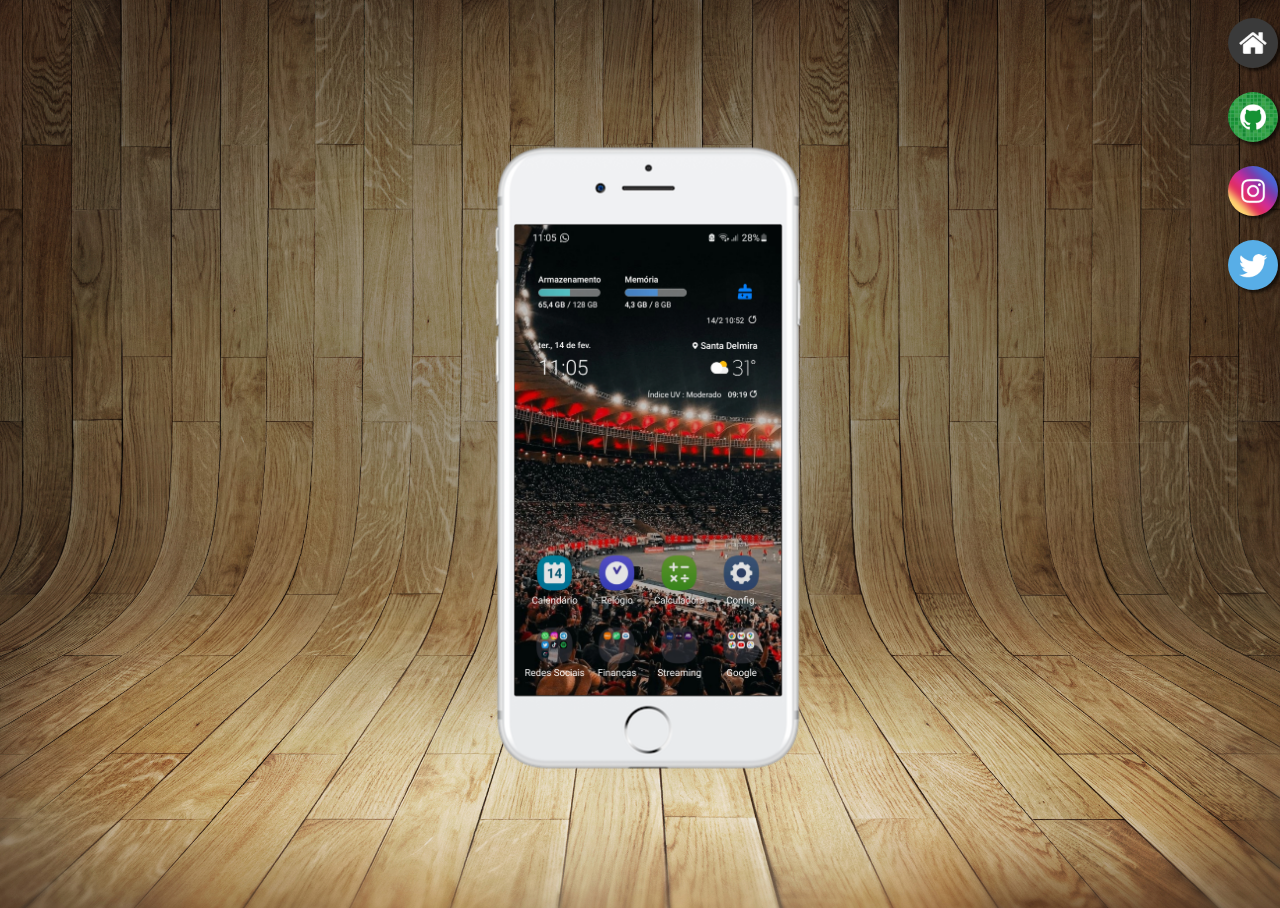
<file: index.html>
<!DOCTYPE html>
<html lang="pt-br">
<head>
    <meta charset="UTF-8">
    <meta http-equiv="X-UA-Compatible" content="IE=edge">
    <meta name="viewport" content="width=device-width, initial-scale=1.0">
    <title>Document</title>
    <link rel="shortcut icon" href="favicon.ico" type="imagens/x-icon">
    <link rel="stylesheet" href="estilos/style.css">
</head>
<body>
    <main>
        <section id="telefone">
            <iframe src="home.html" frameborder="0" name="tela" id="tela">
                Seu navegador não compatível :(
            </iframe>
        </section>
        <section id="redes-sociais">
            <a href="home.html" target="tela"><img src="imagens/logo-home.jpg" alt="Home"></a><br>
            <a href="github.html" target="tela"><img src="imagens/logo-github.jpg" alt="GitHub"></a><br>
            <a href="instagram.html" target="tela"><img src="imagens/logo-instagram.jpg" alt="Instagram"></a><br>
            <a href="twitter.html" target="tela"><img src="imagens/logo-twitter.jpg" alt="Twitter"></a>
        </section>
    </main>
</body>
</html>
</file>
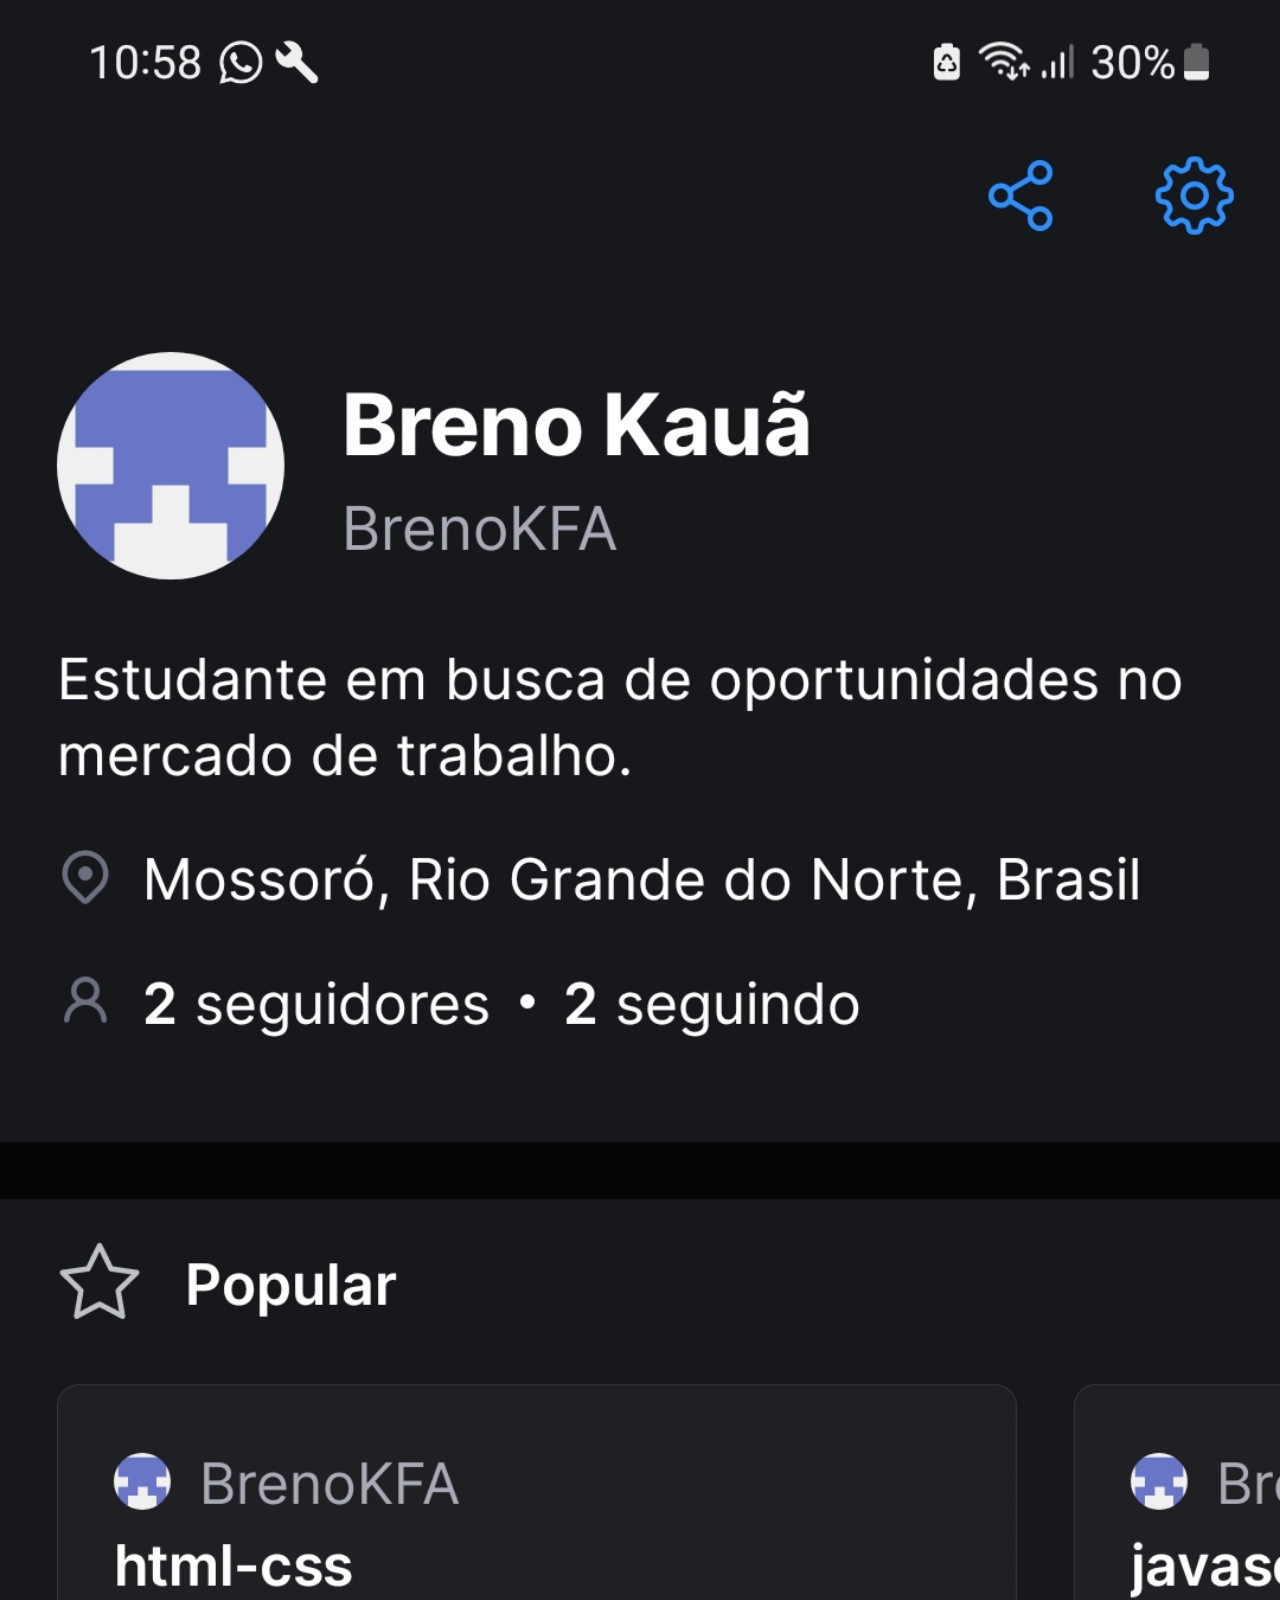
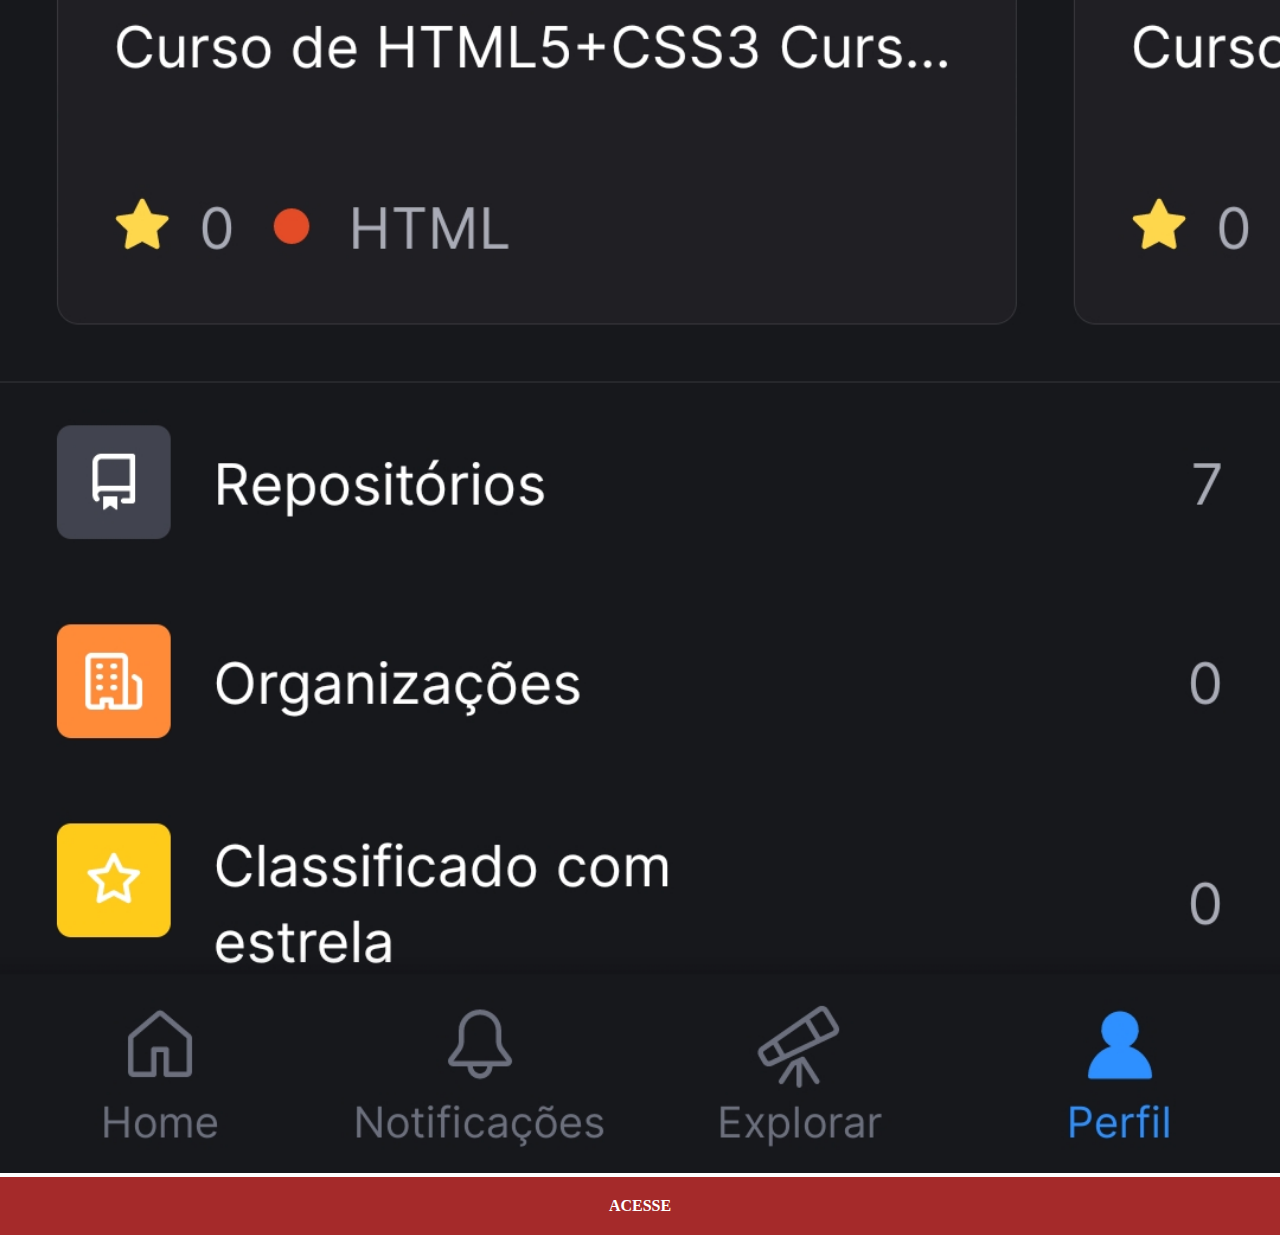
<file: github.html>
<!DOCTYPE html>
<html lang="pt-br">
<head>
    <meta charset="UTF-8">
    <meta http-equiv="X-UA-Compatible" content="IE=edge">
    <meta name="viewport" content="width=device-width, initial-scale=1.0">
    <title>GitHub</title>
    <link rel="stylesheet" href="estilos/social.css">
</head>
<body>
    <img src="imagens/tela-github.jpg" alt="GitHub">
    <a href="https://github.com/BrenoKFA" target="_blank">ACESSE</a>
</body>
</html>
</file>
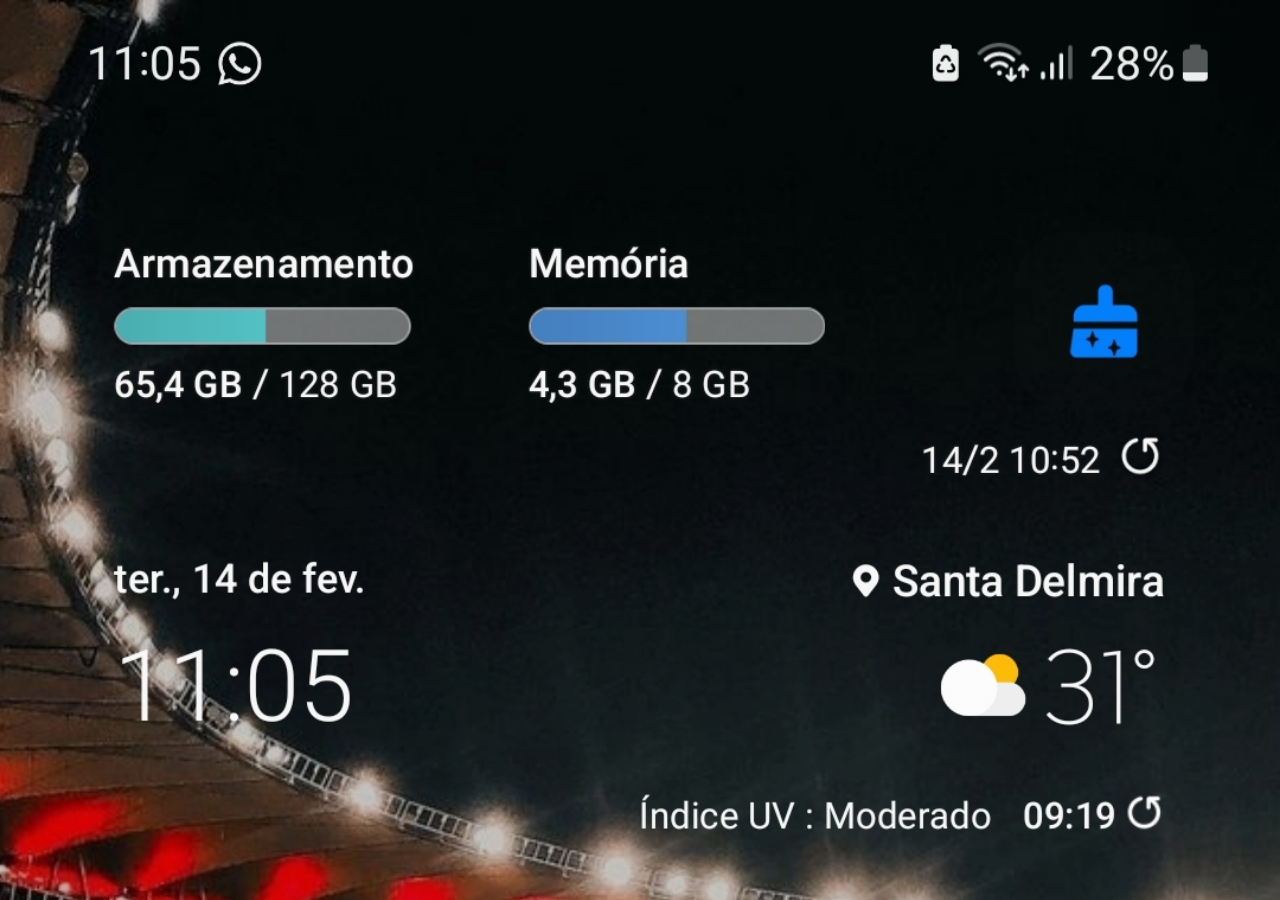
<file: home.html>
<!DOCTYPE html>
<html lang="pt-br">
<head>
    <meta charset="UTF-8">
    <meta http-equiv="X-UA-Compatible" content="IE=edge">
    <meta name="viewport" content="width=device-width, initial-scale=1.0">
    <title>Home</title>
    <style>
        * {
            margin: 0px;
            padding: 0px;
        }
        body {
            width: 100vw;
            height: 100vh;
            background: url(imagens/tela-home.jpg) no-repeat top center;
            background-size: cover;
        }
    </style>
</head>
<body>
    
</body>
</html>
</file>
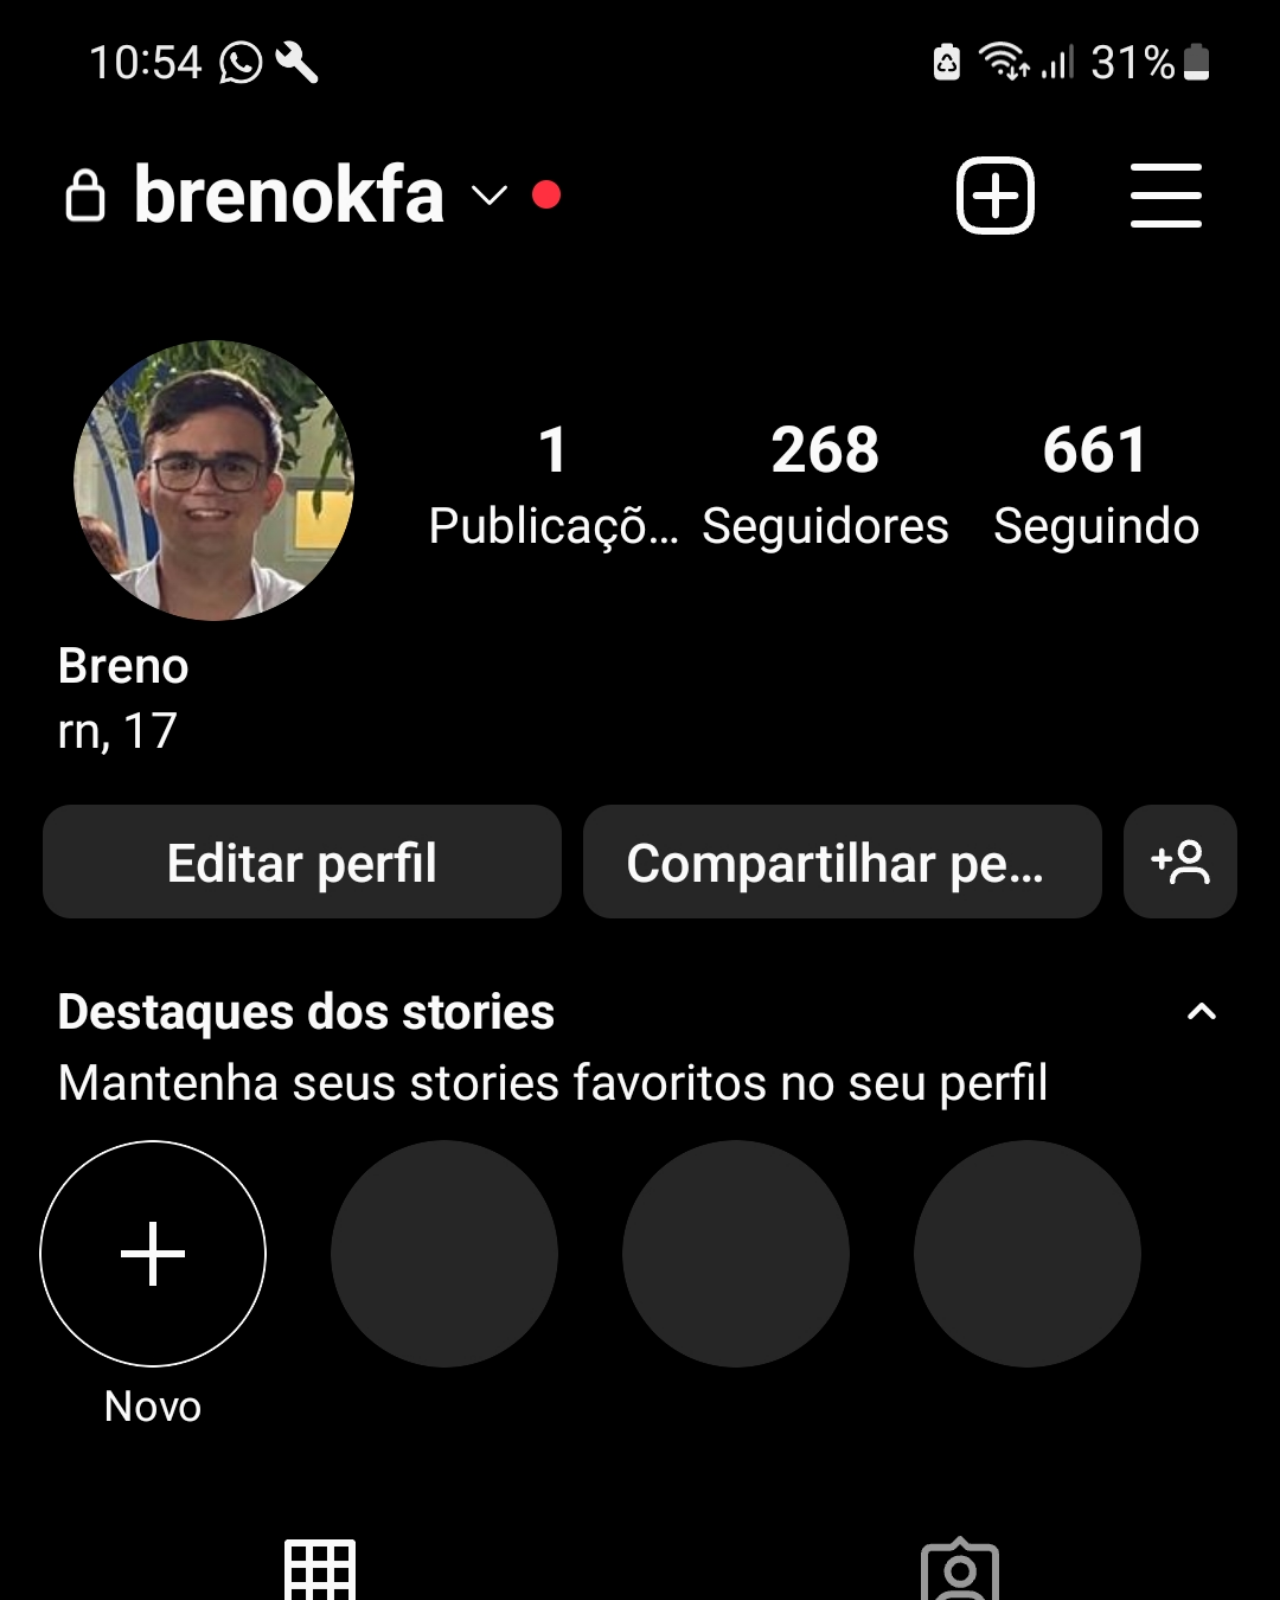
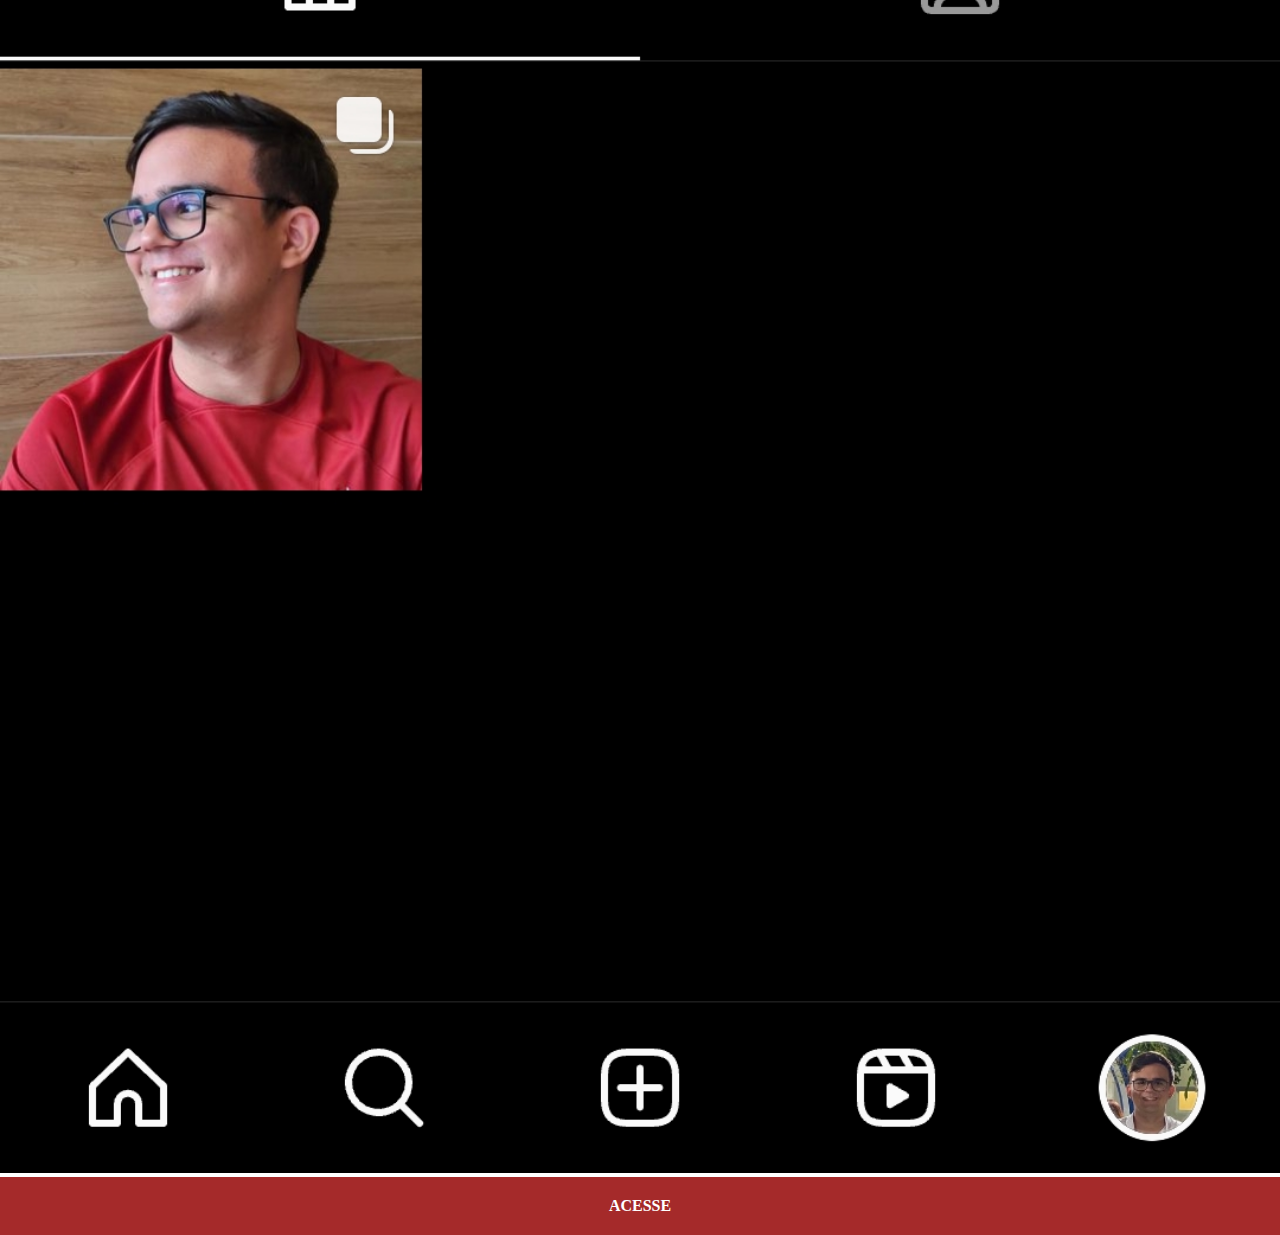
<file: instagram.html>
<!DOCTYPE html>
<html lang="pt-br">
<head>
    <meta charset="UTF-8">
    <meta http-equiv="X-UA-Compatible" content="IE=edge">
    <meta name="viewport" content="width=device-width, initial-scale=1.0">
    <title>Instagram</title>
    <link rel="stylesheet" href="estilos/social.css">
</head>
<body>
    <img src="imagens/tela-instagram.jpg" alt="Instagram">
    <a href="https://www.instagram.com/brenokfa/" target="_blank">ACESSE</a>
</body>
</html>
</file>
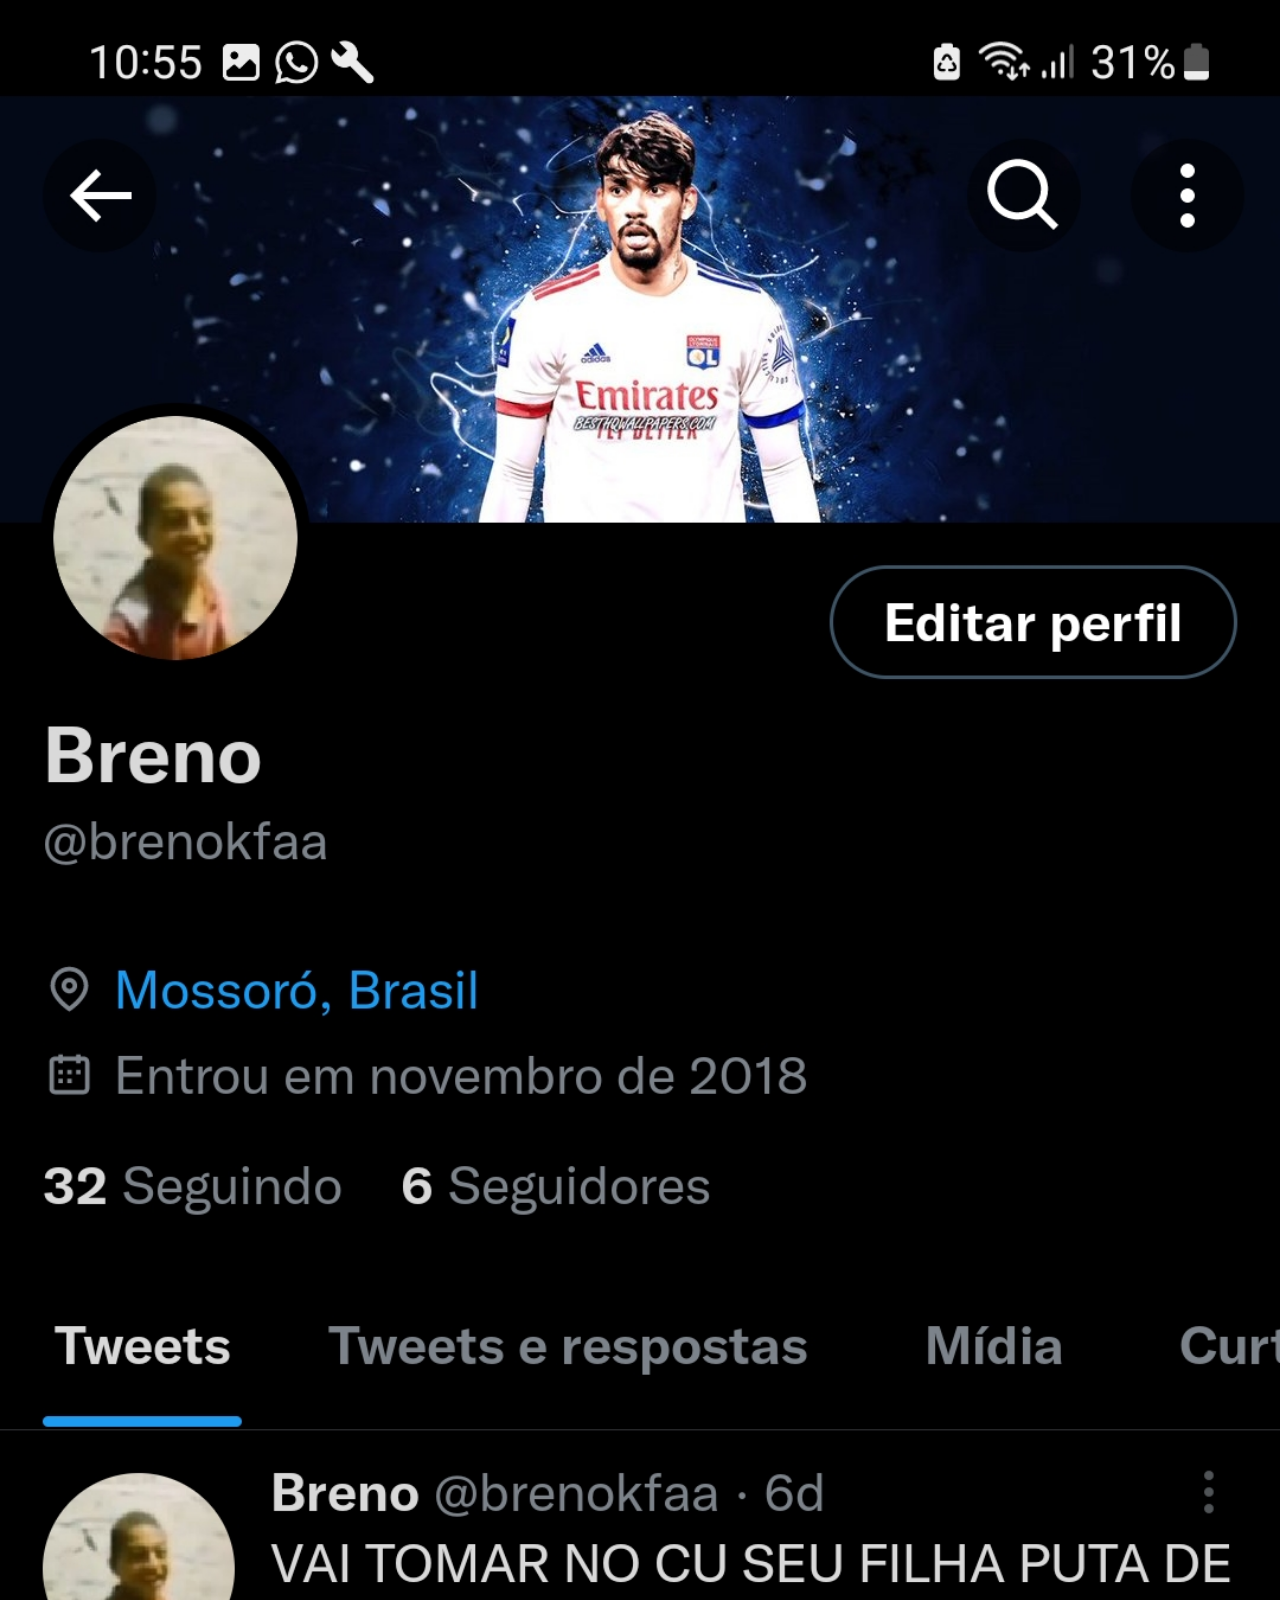
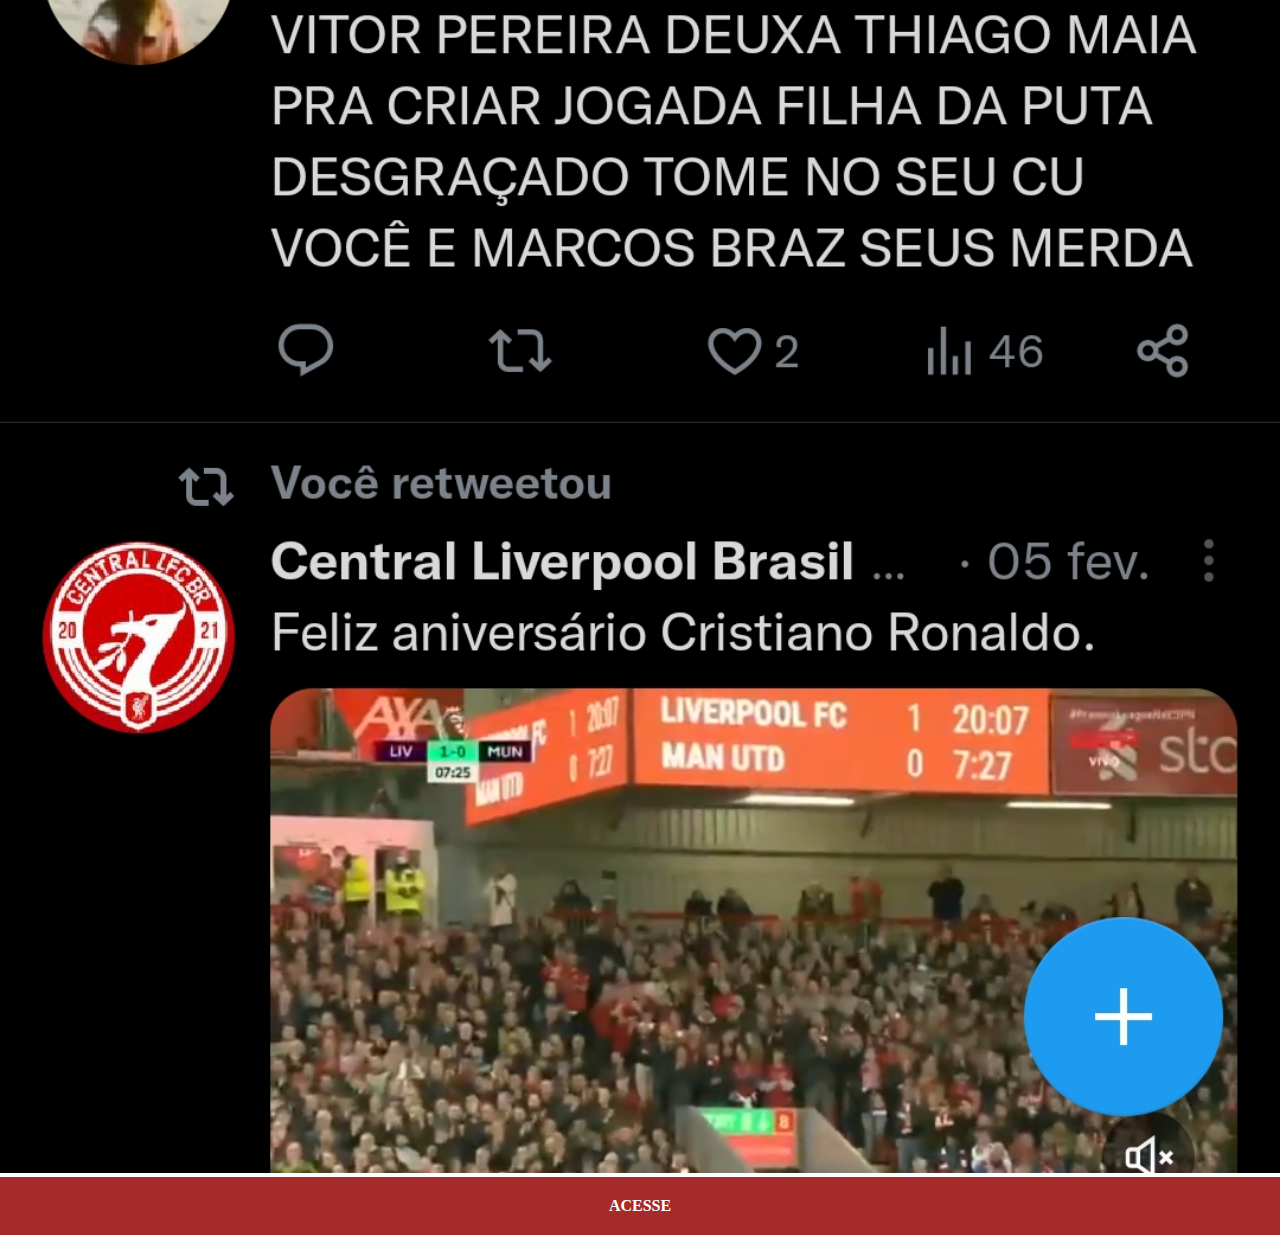
<file: twitter.html>
<!DOCTYPE html>
<html lang="pt-br">
<head>
    <meta charset="UTF-8">
    <meta http-equiv="X-UA-Compatible" content="IE=edge">
    <meta name="viewport" content="width=device-width, initial-scale=1.0">
    <title>Twitter</title>
    <link rel="stylesheet" href="estilos/social.css">
</head>
<body>
    <img src="imagens/tela-twitter.jpg" alt="Twitter">
    <a href="https://twitter.com/brenokfaa" target="_blank">ACESSE</a>
</body>
</html>
</file>
<file: estilos/style.css>
@charset "UTF-8"

* {
    margin: 0px;
    padding: 0px;
    font-family: Arial, Helvetica, sans-serif;
}

html, body {
    height: 100vh;
    width: 100vw;
}
body {
    background: url(../imagens/fundo-madeira.jpg) no-repeat top center;
    background-size: cover;
}
main {
    height: 100vh;
    position: relative;
}
section#telefone {
    position: absolute;
    top: 50%;
    left: 50%;
    transform: translate(-50%, -50%);

    height: 627px;
    width: 311px;
    background: url(../imagens/frame-iphone.png) center center no-repeat;
}
iframe#tela {
    position: relative;
    top: 80px;
    left: 22px;
    height: 471px;
    width: 267px;
}
section#redes-sociais {
    text-align: right;
}
section#redes-sociais img {
    width: 50px;
    margin: 10px;
    border-radius: 50%;
    box-shadow: 3px 3px 3px rgba(0, 0, 0, 0.596);
    box-sizing: border-box;
}
section#redes-sociais img:hover {
    border: 2px solid rgba(255, 255, 255, 0.527);
    transform: translate(-2px, -2px);
    box-shadow: 5px 5px 10px rgba(0, 0, 0, 0.596);
    transition: transform 0.1s;
}
</file>
<file: estilos/social.css>
@charset "UTF-8";

* {
    margin: 0px;
    padding: 0px;
}
::-webkit-scrollbar {
    width: 0px;
    height: 0px;
}
img {
    width: 100vw;
}
a {
    display: block;
    background-color: brown;
    color: white;
    padding: 20px;
    text-align: center;
    font-weight: bolder;
    text-decoration: none;
}
a:hover {
    text-decoration: underline;
}
</file>
